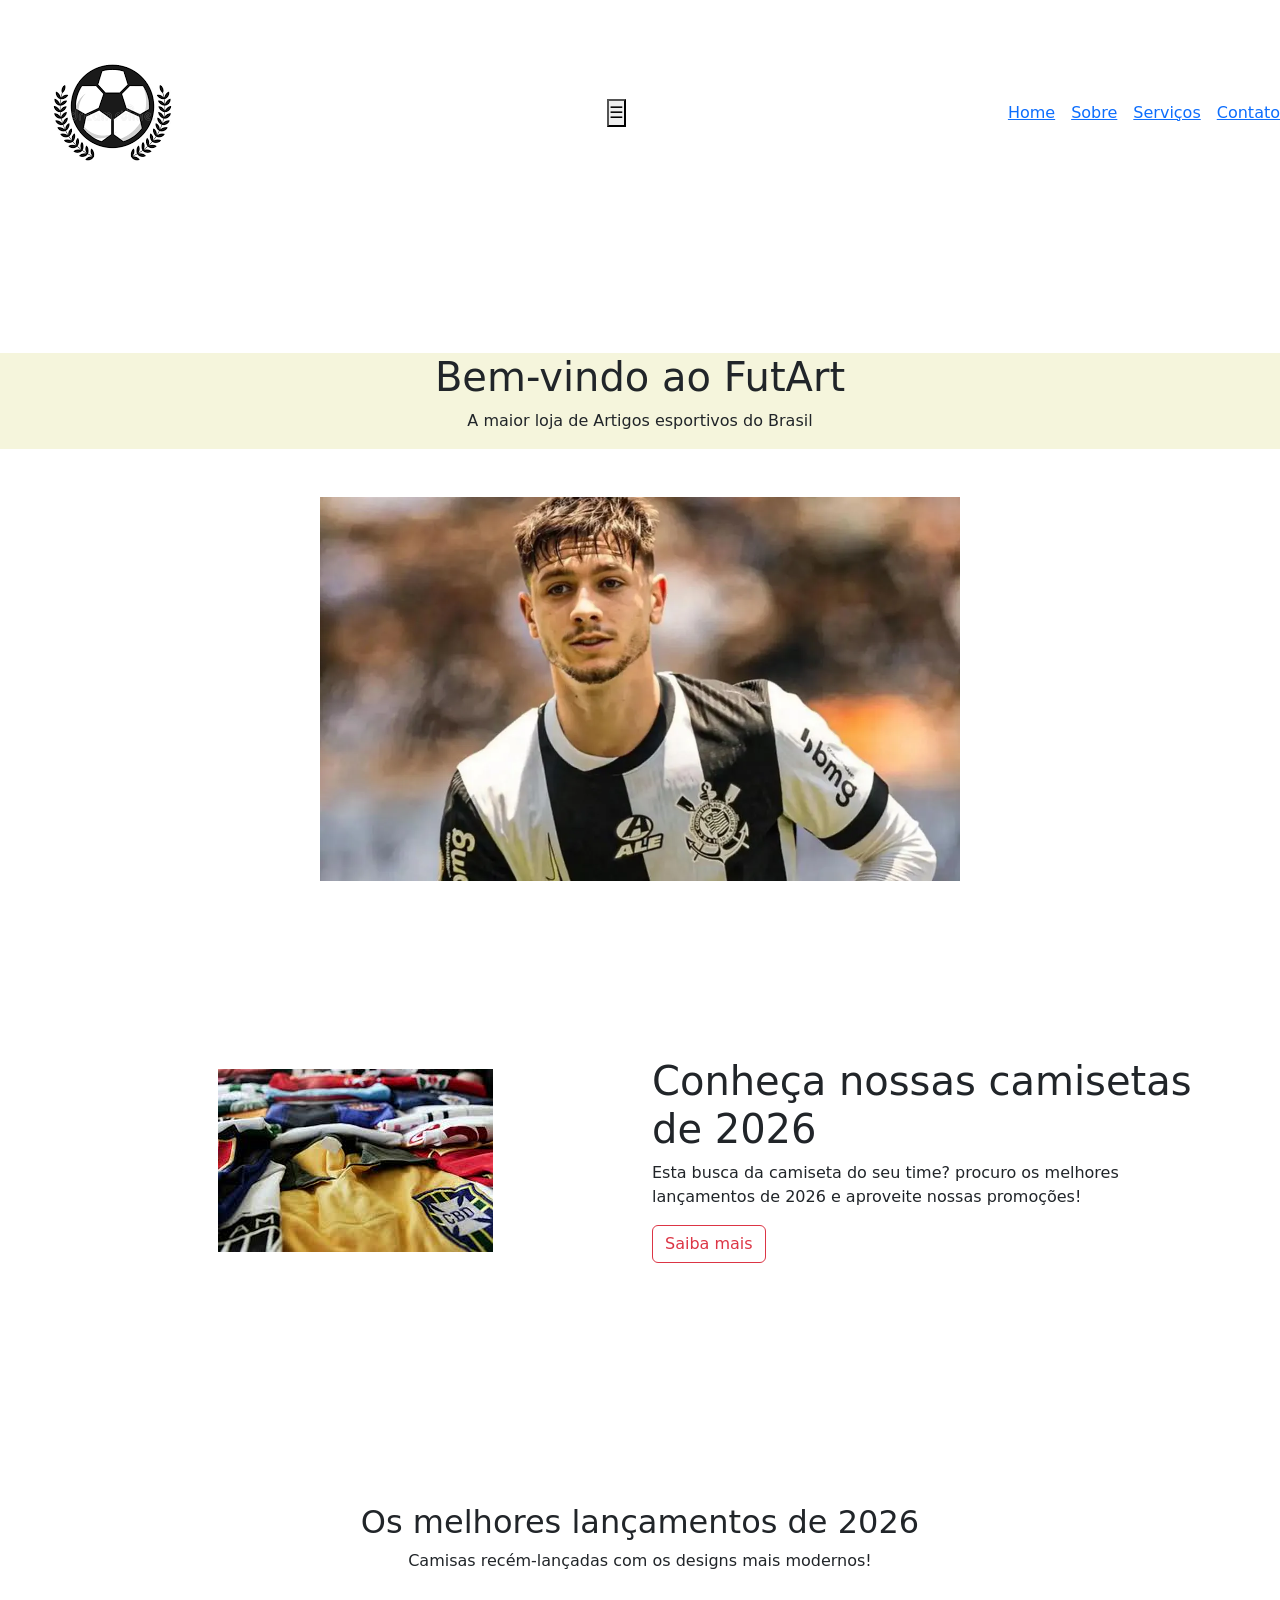
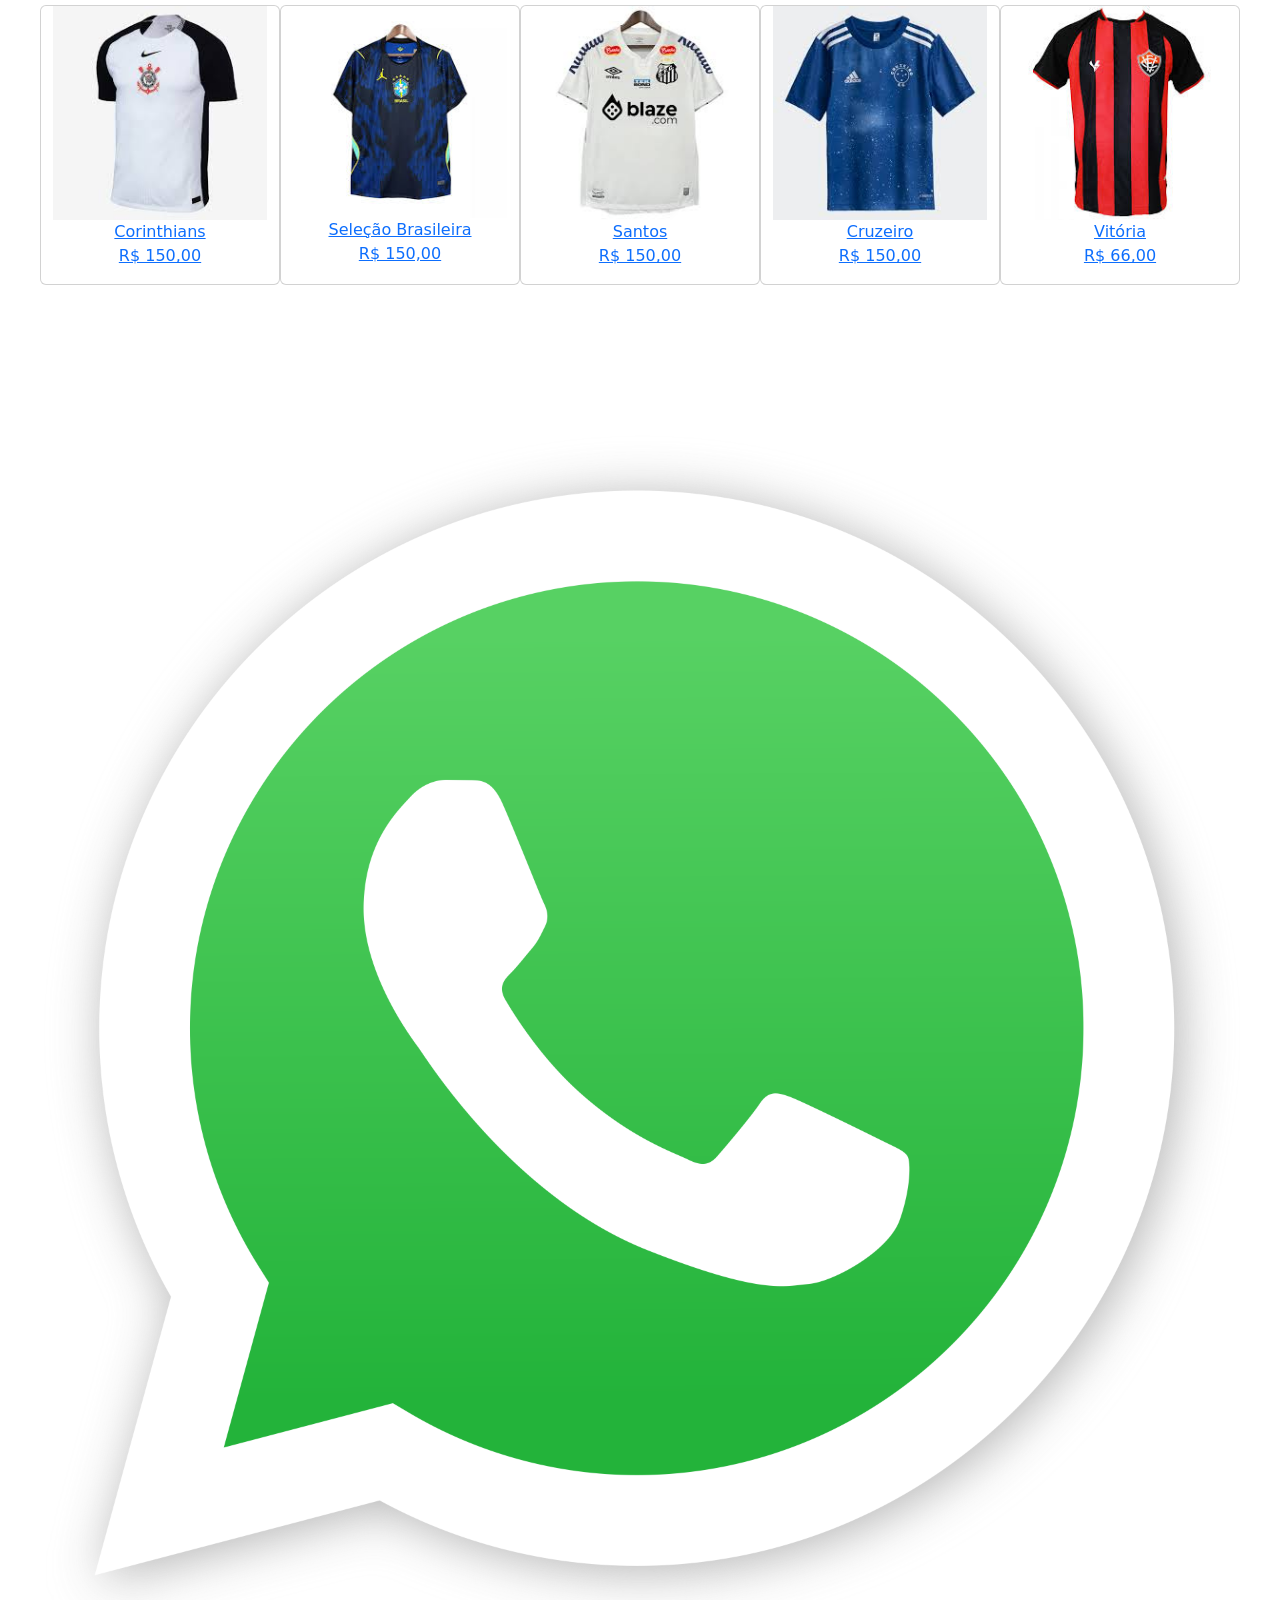
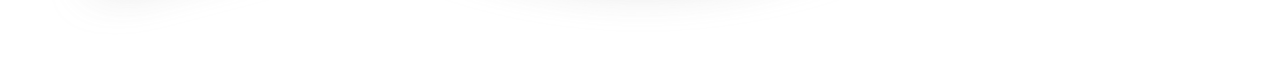
<file: HMTL/index.html>
<!--
AF - Avaliação Final - Linguagens de Programação
Tema do Projeto: FutArt - Loja fictícia de artigos esportivos
Aluno 1: Pedro Henrique dos Santos Jorge - RA: 250972
Aluno 2: Não se aplica - RA: Não se aplica
Professor: Abimael de Oliveira
Data de entrega: 07/06
-->
<!DOCTYPE html>
<html lang="pt">

<head>
    <meta charset="UTF-8">
    <meta name="viewport" content="width=device-width, initial-scale=1.0">
    <link rel="stylesheet" href="../css/style.css" />


    <link rel="stylesheet" href="../bootstrap/css/bootstrap.min.css" />
    <link rel="stylesheet" href="../bootstrap/js/bootstrap.min.js" />


    <title>PROJETO WEB</title>
</head>

<body>

    <header class="d-flex justify-content-between align-items-center" aria-label="Cabeçalho com menu de navegação">

        <!-- O LOGO -->
        <a href="#" aria-label="Ir para a página inicial">
            <img src="../img/Fut 1.png" alt="Banner ">
        </a>



        <!-- O MENU DE NAVEGAÇÃO -->
        <button aria-label="Abrir menu" id="btn-mobile" aria-haspopup="true" aria-controls="menu"
            aria-expanded="false">☰</button>

        <ul id="menu" role="menu" class="d-flex gap-3 list-unstyled m-0">
            <li><a class="linkMenu" href="index.html">Home</a></li>
            <li><a class="linkMenu" href="sobre.html">Sobre</a></li>
            <li><a class="linkMenu" href="servico.html">Serviços</a></li>
            <li><a class="linkMenu" href="#">Contato</a></li>
        </ul>

    </header>
    <!-- TITULO  -->



    <main id="conteudo">
        <section aria-label="texto alternativo" id="hieroglyph"> </section>

        <div class=" minibar container-fluid d-flex flex-column justify-content-center align-items-center"
            style="background-color: #f5f5dc;">
            <h1>Bem-vindo ao FutArt</h1>
            <p>A maior loja de Artigos esportivos do Brasil</p>
        </div>

        <!-- O CAROUSEL DE IMAGENS -->
        <div id="carouselExampleInterval" class="carousel slide mt-5" data-bs-ride="carousel">
            <div class="carousel-inner">
                <div class="carousel-item active" data-bs-interval="2000">
                    <img src="..//img/ligard.jpeg" class="d-block w-50 mx-auto" alt="Banner 1" />
                </div>

                <div class="carousel-item" data-bs-interval="2000">
                    <img src="..//img/galera.jpeg" class="d-block w-50 mx-auto" alt="Banner 2" />
                </div>

                <div class="carousel-item" data-bs-interval="2000">
                    <img src="..//img/ney.jpeg" class="d-block w-50 mx-auto" alt="Banner 3" />
                </div>

                <div class="carousel-item" data-bs-interval="2000">
                    <img src="..//img/arrras.jpeg" class="d-block w-50 mx-auto" alt="Banner 4" />
                </div>

                <div class="carousel-item" data-bs-interval="2000">
                    <img src="..//img/judas.jpeg" class="d-block w-50 mx-auto" alt="Banner 5" />
                </div>
            </div>



            <!-- BOTÕES PARA IR E VOLTAR-->
            <button class="carousel-control-prev" data-bs-target="#carouselExampleInterval" type="button"
                data-bs-slide="prev" aria-label="Voltar banner">
                <span class="carousel-control-prev-icon" aria-hidden="true"></span>
                <span class="visually-hidden">Anterior</span>
            </button>

            <button class="carousel-control-next" data-bs-target="#carouselExampleInterval" type="button"
                data-bs-slide="next" aria-label="Avançar banner">
                <span class="carousel-control-next-icon" aria-hidden="true"></span>
                <span class="visually-hidden">Próximo</span>
            </button>
        </div>


        </section>

        <!-- BANNER PRINCIPAL -->
        <section class="section-banner-home mt-5" aria-label="chamada principal">
            <div class="container">
                <div class="row align-items-center">
                    <div class="col-md-6 align-items-center justify-content-center d-flex">


                        <img src="../img/Banner.jpeg" alt="banner" loading="lazy">

                    </div>


                    <div class="col-md-6">
                        <section class="texto-banner d-none d-md-block" aria-label="mensagem princiapal">
                            <h1>Conheça nossas camisetas de 2026</h1>
                            <p>Esta busca da camiseta do seu time? procuro os melhores
                                lançamentos de 2026 e aproveite nossas promoções!</p>
                            <a href="#" aria-label="Saiba mais sobre os lançamentos"
                                class="btn btn-outline-danger">Saiba
                                mais</a>
                        </section>

                    </div>




                </div>

        </section>

        <!-- SEÇÃO DE PRODUTOS -->

        <section class="section-produtos mt-5" aria-label="produtos em destaque">
            <div class=" minibar container-fluid justify-content-center align-items-center d-flex flex-column p-0 mb-5">

                <header class="text-center mb-3">
                    <h2>Os melhores lançamentos de 2026</h2>
                    <p>Camisas recém-lançadas com os designs mais modernos!</p>
                </header>


                <div class="row text-center">

                    <div class="card col-6 col-md-5 pr-0 mr-5" style="width: 15rem;">
                        <figure>
                            <a href="../produto.html" aria-label="ver detalhes das naves">
                                <img src="../img/CAMISA 1.jpeg" alt="FOTO CAMISA1" width="100%" loading="lazy">
                                <figcaption>Corinthians<br> R$ 150,00</figcaption>


                            </a>
                        </figure>
                    </div>

                    <div class=" card col-6 col-md-5 pr-0 " style="width: 15rem;">
                        <figure>
                            <a href="#" aria-label="ver detalhes das naves">
                                <img src="../img/CAMISA 2.jpeg" alt="FOTO CAMISA2" width="100%" loading="lazy">
                                <figcaption>Seleção Brasileira <br> R$ 150,00</figcaption>

                            </a>
                        </figure>
                    </div>
                    <div class=" card col-6 col-md-5 pr-0" style="width: 15rem;">
                        <figure>
                            <a href="#" aria-label="ver detalhes das naves">
                                <img src="../img/CAMISA 3.jpeg" alt="FOTO CAMISA3" width="100%" loading="lazy">
                                <figcaption>Santos<br> R$ 150,00</figcaption>

                            </a>
                        </figure>
                    </div>
                    <div class=" card col-6 col-md-5 pr-0" style="width: 15rem;">
                        <figure>
                            <a href="#" aria-label="ver detalhes das naves">
                                <img src="../img/CAMISA 4.jpeg" alt="FOTO CAMISA4" width="100%" loading="lazy">
                                <figcaption>Cruzeiro<br> R$ 150,00</figcaption>
                            </a>
                        </figure>
                    </div>

                    <div class="card col-6 col-md-5 pr-0" style="width: 15rem;">
                        <figure>
                            <a href="#" aria-label="ver detalhes das naves">
                                <img src="../img/camisa 5.jpeg" alt="FOTO CAMISA4" width="100%" loading="lazy">
                                <figcaption>Vitória<br> R$ 66,00</figcaption>
                            </a>
                        </figure>
                    </div>
                </div>
            </div>


        </section>

        <!-- Whatzap section -->

        <aside class="whatsapp" aria-label="Contato via Whatzap">
            <div class="container-grid logo-whats">
                <a href="https://wa.link/x1zbu1" target="_blank" rel="noopener noreferrer" aria-label="Abrir whats">
                    <img class="pulse" src="../img/logos.whats.png" alt="Logo do WhatsApp">

                </a>

            </div>

        </aside>

    </main>
    <script src="../bootstrap/js/bootstrap.min.js"></script>
</body>

</html>
</file>
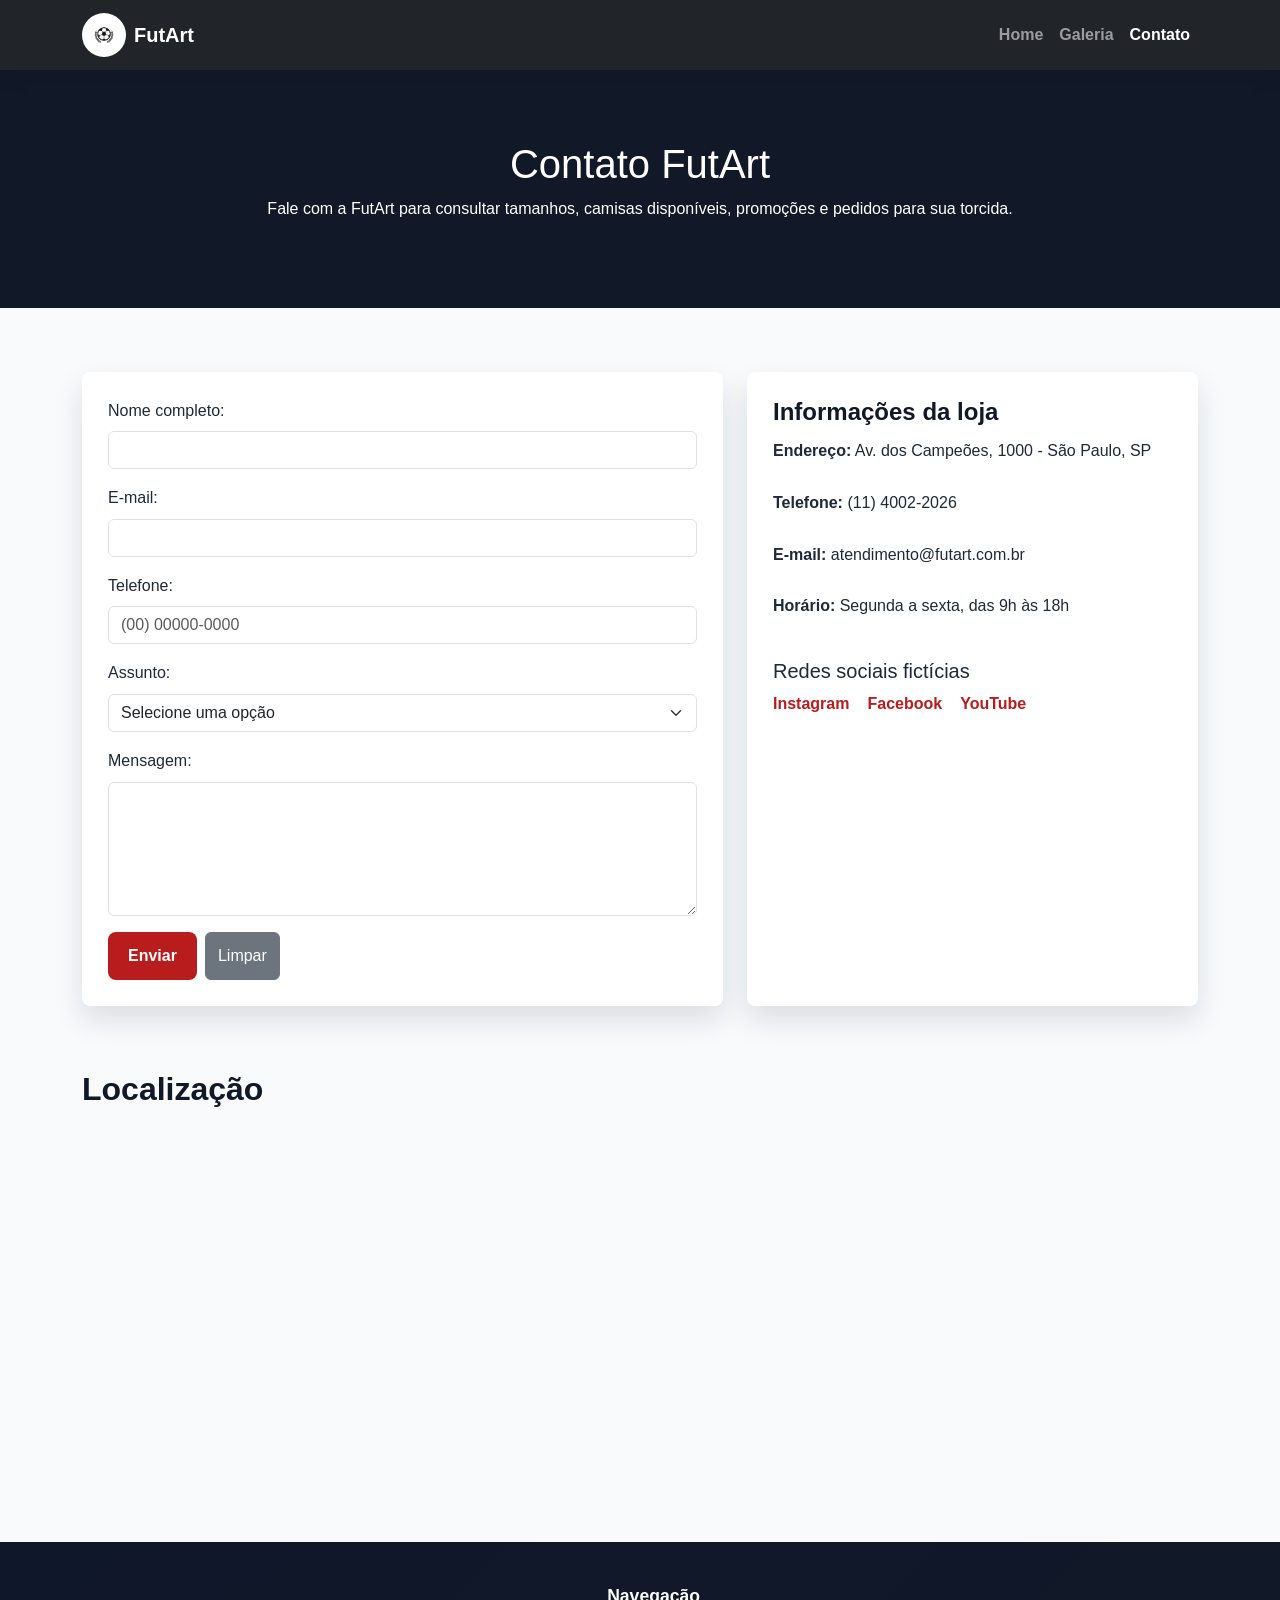
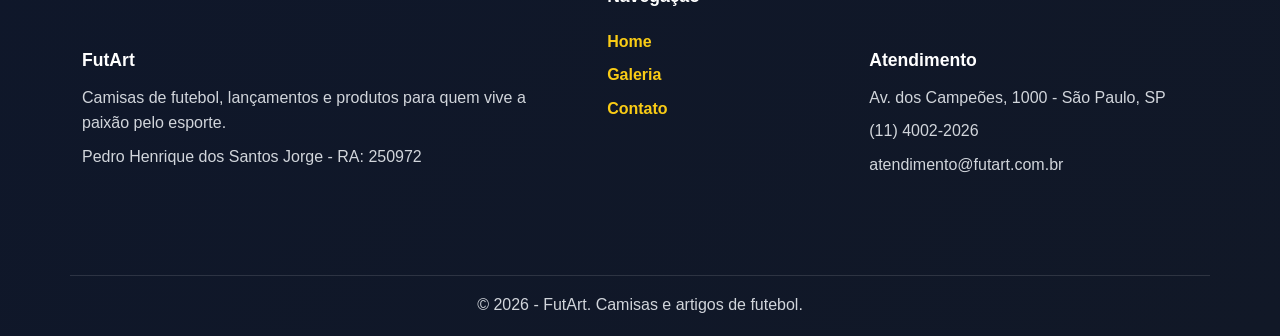
<file: contato.html>
<!--
AF - Avaliação Final - Linguagens de Programação
Tema do Projeto: FutArt - Loja fictícia de artigos esportivos
Aluno 1: Pedro Henrique dos Santos Jorge - RA: 250972
Aluno 2: Não se aplica - RA: Não se aplica
Professor: Abimael de Oliveira
Data de entrega: 07/06
-->
<!DOCTYPE html>
<html lang="pt-br">
<head>
    <meta charset="UTF-8">
    <meta name="viewport" content="width=device-width, initial-scale=1.0">
    <title>FutArt - Contato</title>
    <link rel="stylesheet" href="./bootstrap/css/bootstrap.min.css">
    <link rel="stylesheet" href="./css/style.css">
</head>
<body>
    <header>
        <nav class="navbar navbar-expand-lg navbar-dark bg-dark" aria-label="Menu principal">
            <div class="container">
                <a class="navbar-brand d-flex align-items-center gap-2" href="index.html">
                    <img class="logo-menu" src="./img/Fut 1.png" alt="Logo FutArt">
                    FutArt
                </a>
                <button class="navbar-toggler" type="button" data-bs-toggle="collapse" data-bs-target="#menuPrincipal" aria-controls="menuPrincipal" aria-expanded="false" aria-label="Abrir menu">
                    <span class="navbar-toggler-icon"></span>
                </button>
                <div class="collapse navbar-collapse" id="menuPrincipal">
                    <ul class="navbar-nav ms-auto">
                        <li class="nav-item"><a class="nav-link" href="index.html">Home</a></li>
                        <li class="nav-item"><a class="nav-link" href="galeria.html">Galeria</a></li>
                        <li class="nav-item"><a class="nav-link active" aria-current="page" href="contato.html">Contato</a></li>
                    </ul>
                </div>
            </div>
        </nav>
    </header>

    <main>
        <section class="contato-topo">
            <div class="container text-center">
                <h1>Contato FutArt</h1>
                <p class="mx-auto texto-limite">Fale com a FutArt para consultar tamanhos, camisas disponíveis, promoções e pedidos para sua torcida.</p>
            </div>
        </section>

        <section class="container">
            <div class="row g-4">
                <article class="col-lg-7">
                    <form id="formContato" class="form-contato" action="#" method="post">
                        <div class="mb-3">
                            <label for="nome" class="form-label">Nome completo:</label>
                            <input type="text" id="nome" name="nome" class="form-control" minlength="3" required>
                        </div>
                        <div class="mb-3">
                            <label for="email" class="form-label">E-mail:</label>
                            <input type="email" id="email" name="email" class="form-control" required>
                        </div>
                        <div class="mb-3">
                            <label for="telefone" class="form-label">Telefone:</label>
                            <input type="tel" id="telefone" name="telefone" class="form-control" placeholder="(00) 00000-0000" pattern="\([0-9]{2}\) [0-9]{4,5}-[0-9]{4}">
                        </div>
                        <div class="mb-3">
                            <label for="assunto" class="form-label">Assunto:</label>
                            <select id="assunto" name="assunto" class="form-select" required>
                                <option value="">Selecione uma opção</option>
                                <option value="duvida">Dúvida sobre produto</option>
                                <option value="orcamento">Orçamento fictício</option>
                                <option value="parceria">Parceria esportiva</option>
                                <option value="troca">Troca ou devolução</option>
                            </select>
                        </div>
                        <div class="mb-3">
                            <label for="mensagem" class="form-label">Mensagem:</label>
                            <textarea id="mensagem" name="mensagem" class="form-control" rows="5" minlength="10" required></textarea>
                        </div>
                        <div class="d-flex flex-wrap gap-2">
                            <button type="submit" class="btn btn-futart">Enviar</button>
                            <button type="reset" class="btn btn-secondary">Limpar</button>
                        </div>
                        <p id="alertaFormulario" class="alerta-formulario" role="status"></p>
                    </form>
                </article>

                <article class="col-lg-5">
                    <div class="bloco-contato h-100">
                        <h2 class="titulo-secao h4">Informações da loja</h2>
                        <div class="contato-info-lista">
                            <p><strong>Endereço:</strong> Av. dos Campeões, 1000 - São Paulo, SP</p>
                            <p><strong>Telefone:</strong> (11) 4002-2026</p>
                            <p><strong>E-mail:</strong> atendimento@futart.com.br</p>
                            <p><strong>Horário:</strong> Segunda a sexta, das 9h às 18h</p>
                        </div>
                        <h3 class="h5 mt-4">Redes sociais fictícias</h3>
                        <div class="redes-sociais">
                            <a href="#" aria-label="Instagram fictício da FutArt">Instagram</a>
                            <a href="#" aria-label="Facebook fictício da FutArt">Facebook</a>
                            <a href="#" aria-label="YouTube fictício da FutArt">YouTube</a>
                        </div>
                    </div>
                </article>
            </div>
        </section>

        <section class="container pt-0">
            <h2 class="titulo-secao">Localização</h2>
            <iframe class="mapa" src="https://www.google.com/maps?q=Av.%20Paulista%2C%20Sao%20Paulo%2C%20SP&output=embed" loading="lazy" allowfullscreen referrerpolicy="no-referrer-when-downgrade" title="Mapa com localização fictícia da FutArt"></iframe>
        </section>
    </main>

    <footer class="rodape">
        <div class="container rodape-grid">
            <section class="rodape-coluna">
                <h2>FutArt</h2>
                <p>Camisas de futebol, lançamentos e produtos para quem vive a paixão pelo esporte.</p>
                <p>Pedro Henrique dos Santos Jorge - RA: 250972</p>
            </section>
            <nav class="rodape-coluna rodape-links" aria-label="Links do rodape">
                <h2>Navegação</h2>
                <a href="index.html">Home</a>
                <a href="galeria.html">Galeria</a>
                <a href="contato.html">Contato</a>
            </nav>
            <section class="rodape-coluna">
                <h2>Atendimento</h2>
                <p>Av. dos Campeões, 1000 - São Paulo, SP</p>
                <p>(11) 4002-2026</p>
                <p>atendimento@futart.com.br</p>
            </section>
        </div>
        <div class="container rodape-base">
            <p>&copy; 2026 - FutArt. Camisas e artigos de futebol.</p>
        </div>
    </footer>

    <button id="btnTopo" class="btn-topo" type="button" aria-label="Voltar ao topo">&uarr;</button>
    <script src="./bootstrap/js/bootstrap.bundle.min.js"></script>
    <script src="./js/script.js"></script>
</body>
</html>
</file>
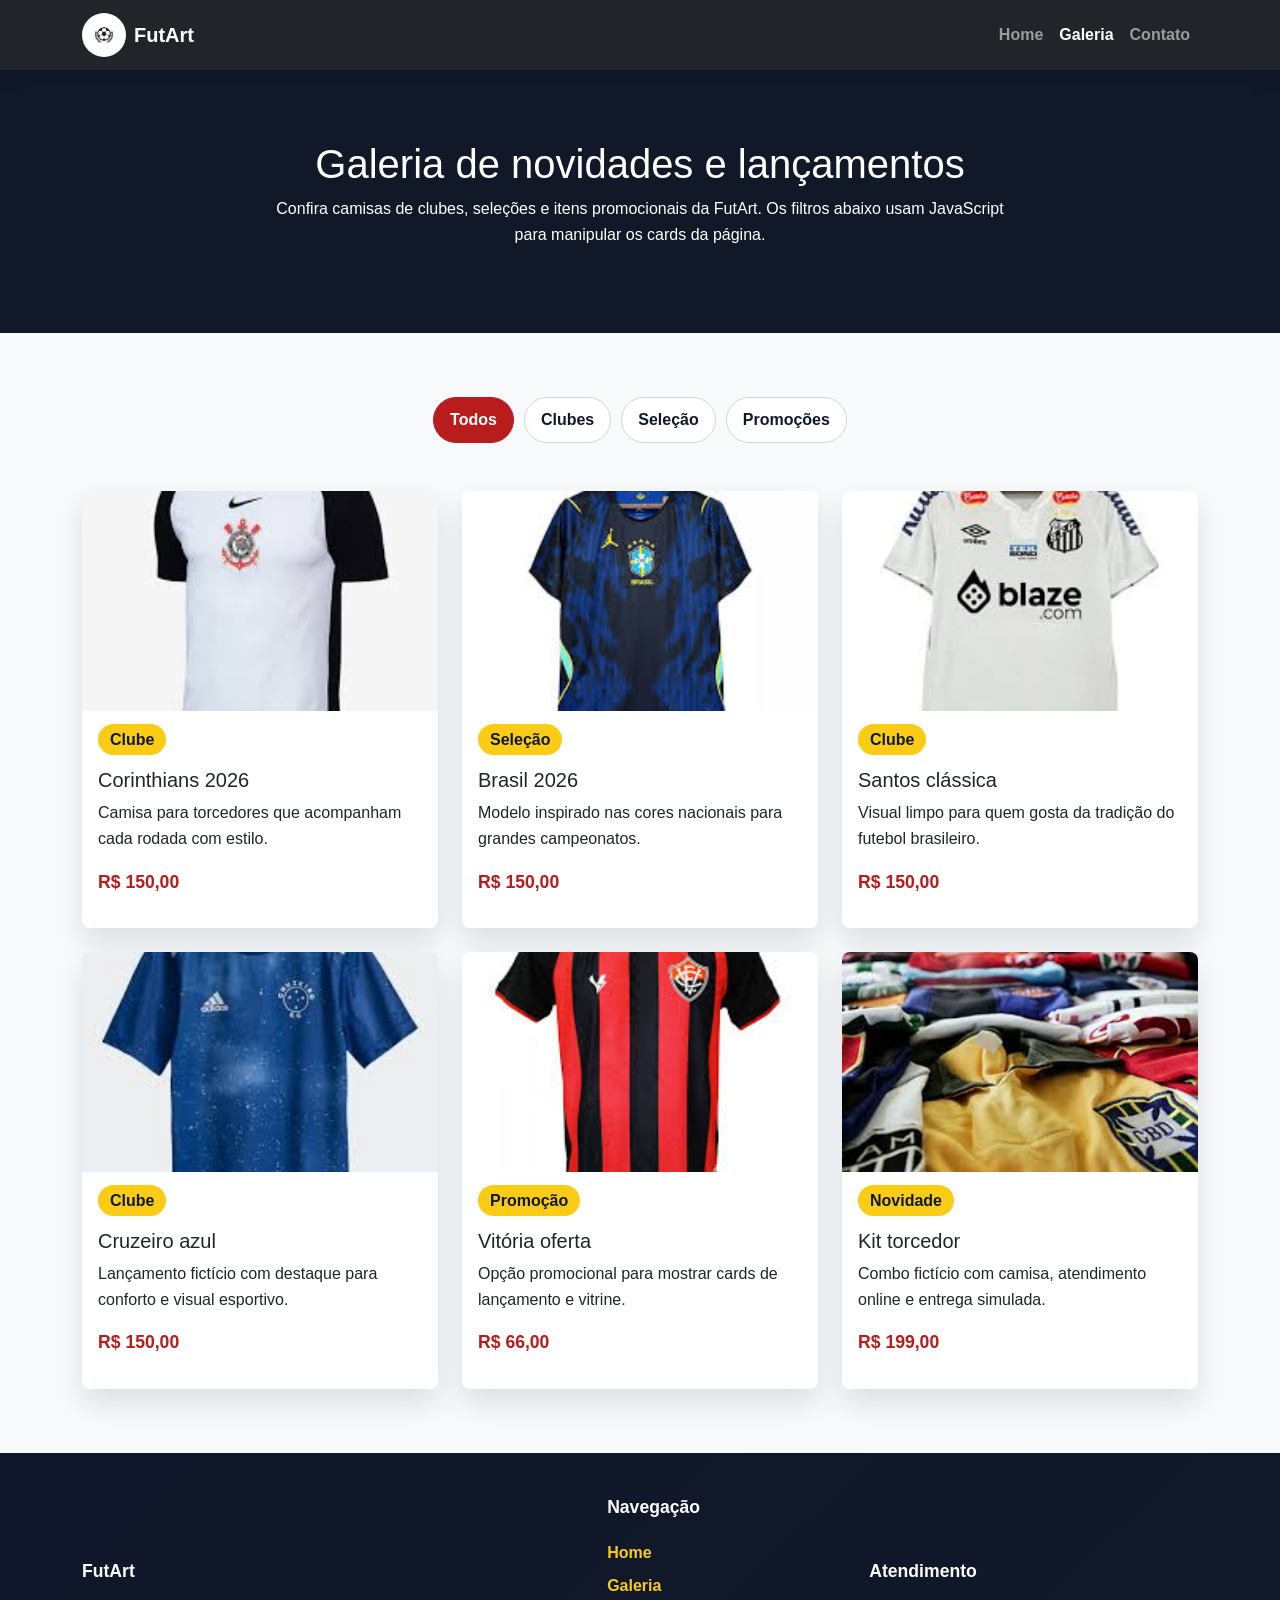
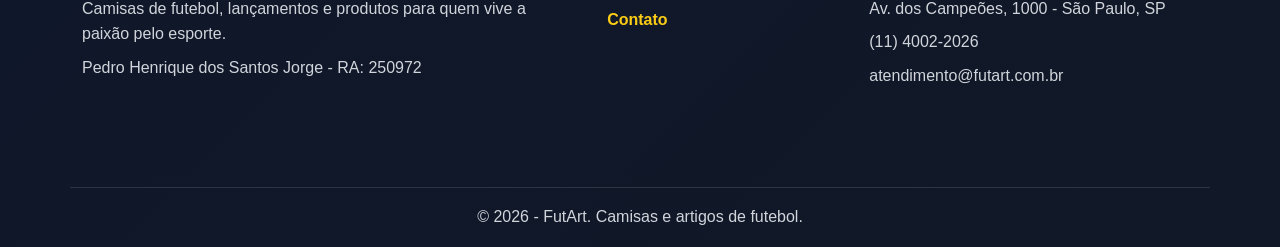
<file: galeria.html>
<!--
AF - Avaliação Final - Linguagens de Programação
Tema do Projeto: FutArt - Loja fictícia de artigos esportivos
Aluno 1: Pedro Henrique dos Santos Jorge - RA: 250972
Aluno 2: Não se aplica - RA: Não se aplica
Professor: Abimael de Oliveira
Data de entrega: 07/06
-->
<!DOCTYPE html>
<html lang="pt-br">
<head>
    <meta charset="UTF-8">
    <meta name="viewport" content="width=device-width, initial-scale=1.0">
    <title>FutArt - Galeria</title>
    <link rel="stylesheet" href="./bootstrap/css/bootstrap.min.css">
    <link rel="stylesheet" href="./css/style.css">
</head>
<body>
    <header>
        <nav class="navbar navbar-expand-lg navbar-dark bg-dark" aria-label="Menu principal">
            <div class="container">
                <a class="navbar-brand d-flex align-items-center gap-2" href="index.html">
                    <img class="logo-menu" src="./img/Fut 1.png" alt="Logo FutArt">
                    FutArt
                </a>
                <button class="navbar-toggler" type="button" data-bs-toggle="collapse" data-bs-target="#menuPrincipal" aria-controls="menuPrincipal" aria-expanded="false" aria-label="Abrir menu">
                    <span class="navbar-toggler-icon"></span>
                </button>
                <div class="collapse navbar-collapse" id="menuPrincipal">
                    <ul class="navbar-nav ms-auto">
                        <li class="nav-item"><a class="nav-link" href="index.html">Home</a></li>
                        <li class="nav-item"><a class="nav-link active" aria-current="page" href="galeria.html">Galeria</a></li>
                        <li class="nav-item"><a class="nav-link" href="contato.html">Contato</a></li>
                    </ul>
                </div>
            </div>
        </nav>
    </header>

    <main>
        <section class="galeria-topo">
            <div class="container text-center">
                <h1>Galeria de novidades e lançamentos</h1>
                <p class="mx-auto texto-limite">Confira camisas de clubes, seleções e itens promocionais da FutArt. Os filtros abaixo usam JavaScript para manipular os cards da página.</p>
            </div>
        </section>

        <section class="container">
            <div class="filtros-galeria mb-5" aria-label="Filtros da galeria">
                <button class="filtro-btn ativo" type="button" data-filtro="todos">Todos</button>
                <button class="filtro-btn" type="button" data-filtro="clubes">Clubes</button>
                <button class="filtro-btn" type="button" data-filtro="selecao">Seleção</button>
                <button class="filtro-btn" type="button" data-filtro="promocao">Promoções</button>
            </div>

            <div class="row g-4">
                <article class="col-sm-6 col-lg-4 item-galeria" data-categoria="clubes">
                    <div class="card card-futart">
                        <img src="./img/CAMISA 1.jpeg" class="card-img-top" alt="Camisa vermelha do Corinthians">
                        <div class="card-body">
                            <span class="badge-futart">Clube</span>
                            <h2 class="card-title h5 mt-3">Corinthians 2026</h2>
                            <p class="card-text">Camisa para torcedores que acompanham cada rodada com estilo.</p>
                            <p class="preco">R$ 150,00</p>
                        </div>
                    </div>
                </article>
                <article class="col-sm-6 col-lg-4 item-galeria" data-categoria="selecao">
                    <div class="card card-futart">
                        <img src="./img/CAMISA 2.jpeg" class="card-img-top" alt="Camisa amarela da seleção brasileira">
                        <div class="card-body">
                            <span class="badge-futart">Seleção</span>
                            <h2 class="card-title h5 mt-3">Brasil 2026</h2>
                            <p class="card-text">Modelo inspirado nas cores nacionais para grandes campeonatos.</p>
                            <p class="preco">R$ 150,00</p>
                        </div>
                    </div>
                </article>
                <article class="col-sm-6 col-lg-4 item-galeria" data-categoria="clubes">
                    <div class="card card-futart">
                        <img src="./img/CAMISA 3.jpeg" class="card-img-top" alt="Camisa do Santos">
                        <div class="card-body">
                            <span class="badge-futart">Clube</span>
                            <h2 class="card-title h5 mt-3">Santos clássica</h2>
                            <p class="card-text">Visual limpo para quem gosta da tradição do futebol brasileiro.</p>
                            <p class="preco">R$ 150,00</p>
                        </div>
                    </div>
                </article>
                <article class="col-sm-6 col-lg-4 item-galeria" data-categoria="clubes">
                    <div class="card card-futart">
                        <img src="./img/CAMISA 4.jpeg" class="card-img-top" alt="Camisa azul do Cruzeiro">
                        <div class="card-body">
                            <span class="badge-futart">Clube</span>
                            <h2 class="card-title h5 mt-3">Cruzeiro azul</h2>
                            <p class="card-text">Lançamento fictício com destaque para conforto e visual esportivo.</p>
                            <p class="preco">R$ 150,00</p>
                        </div>
                    </div>
                </article>
                <article class="col-sm-6 col-lg-4 item-galeria" data-categoria="promocao">
                    <div class="card card-futart">
                        <img src="./img/camisa 5.jpeg" class="card-img-top" alt="Camisa do Vitória em promoção">
                        <div class="card-body">
                            <span class="badge-futart">Promoção</span>
                            <h2 class="card-title h5 mt-3">Vitória oferta</h2>
                            <p class="card-text">Opção promocional para mostrar cards de lançamento e vitrine.</p>
                            <p class="preco">R$ 66,00</p>
                        </div>
                    </div>
                </article>
                <article class="col-sm-6 col-lg-4 item-galeria" data-categoria="promocao">
                    <div class="card card-futart">
                        <img src="./img/Banner.jpeg" class="card-img-top" alt="Banner de produtos esportivos FutArt">
                        <div class="card-body">
                            <span class="badge-futart">Novidade</span>
                            <h2 class="card-title h5 mt-3">Kit torcedor</h2>
                            <p class="card-text">Combo fictício com camisa, atendimento online e entrega simulada.</p>
                            <p class="preco">R$ 199,00</p>
                        </div>
                    </div>
                </article>
            </div>
        </section>
    </main>

    <footer class="rodape">
        <div class="container rodape-grid">
            <section class="rodape-coluna">
                <h2>FutArt</h2>
                <p>Camisas de futebol, lançamentos e produtos para quem vive a paixão pelo esporte.</p>
                <p>Pedro Henrique dos Santos Jorge - RA: 250972</p>
            </section>
            <nav class="rodape-coluna rodape-links" aria-label="Links do rodape">
                <h2>Navegação</h2>
                <a href="index.html">Home</a>
                <a href="galeria.html">Galeria</a>
                <a href="contato.html">Contato</a>
            </nav>
            <section class="rodape-coluna">
                <h2>Atendimento</h2>
                <p>Av. dos Campeões, 1000 - São Paulo, SP</p>
                <p>(11) 4002-2026</p>
                <p>atendimento@futart.com.br</p>
            </section>
        </div>
        <div class="container rodape-base">
            <p>&copy; 2026 - FutArt. Camisas e artigos de futebol.</p>
        </div>
    </footer>

    <button id="btnTopo" class="btn-topo" type="button" aria-label="Voltar ao topo">&uarr;</button>
    <script src="./bootstrap/js/bootstrap.bundle.min.js"></script>
    <script src="./js/script.js"></script>
</body>
</html>
</file>
<file: css/style.css>
/*
AF - Avaliação Final - Linguagens de Programação
Tema do Projeto: FutArt - Loja fictícia de artigos esportivos
Aluno 1: Pedro Henrique dos Santos Jorge - RA: 250972
Aluno 2: Não se aplica - RA: Não se aplica
Professor: Abimael de Oliveira
Data de entrega: 07/06
*/

:root {
    --cor-primaria: #b91c1c;
    --cor-secundaria: #111827;
    --cor-destaque: #facc15;
    --cor-clara: #f8fafc;
    --cor-suave: #eef2f7;
    --cor-texto: #1f2937;
    --cor-branca: #ffffff;
    --sombra: 0 14px 30px rgba(17, 24, 39, 0.12);
    --raio: 8px;
}

* {
    margin: 0;
    padding: 0;
    box-sizing: border-box;
}

html {
    scroll-behavior: smooth;
}

body {
    font-family: Arial, Helvetica, sans-serif;
    background-color: var(--cor-clara);
    color: var(--cor-texto);
    line-height: 1.6;
    padding-top: 0;
}

img {
    max-width: 100%;
    display: block;
}

a {
    text-decoration: none;
}

section {
    padding: 64px 0;
}

.navbar {
    box-shadow: 0 6px 18px rgba(17, 24, 39, 0.14);
}

.navbar-brand {
    font-weight: 800;
    letter-spacing: 0;
}

.logo-menu {
    width: 44px;
    height: 44px;
    object-fit: contain;
    background-color: var(--cor-branca);
    border-radius: 50%;
    padding: 4px;
}

.nav-link {
    font-weight: 700;
}

.btn-futart {
    background-color: var(--cor-primaria);
    border: 0;
    color: var(--cor-branca);
    font-weight: 700;
    border-radius: var(--raio);
    padding: 12px 20px;
    transition: transform 0.25s ease, box-shadow 0.25s ease, background-color 0.25s ease;
}

.btn-futart:hover,
.btn-futart:focus {
    background-color: #991b1b;
    color: var(--cor-branca);
    transform: translateY(-2px);
    box-shadow: 0 10px 18px rgba(185, 28, 28, 0.28);
}

.btn-contorno {
    border: 2px solid var(--cor-primaria);
    color: var(--cor-primaria);
    font-weight: 700;
    border-radius: var(--raio);
    padding: 10px 18px;
}

.btn-contorno:hover,
.btn-contorno:focus {
    background-color: var(--cor-primaria);
    color: var(--cor-branca);
}

.hero-carousel .carousel-item {
    position: relative;
    min-height: 560px;
    background-color: var(--cor-secundaria);
    overflow: hidden;
}

.hero-carousel .carousel-item::before {
    content: "";
    position: absolute;
    inset: 0;
    background-image:
        linear-gradient(90deg, rgba(17, 24, 39, 0.72), rgba(17, 24, 39, 0.22), rgba(17, 24, 39, 0.72)),
        var(--banner-bg);
    background-size: cover;
    background-position: center;
    filter: blur(18px);
    transform: scale(1.08);
    opacity: 0.78;
}

.hero-carousel img {
    position: relative;
    z-index: 1;
    width: 100%;
    height: 560px;
    object-fit: contain;
    opacity: 0.96;
}

.carousel-caption {
    z-index: 2;
    width: min(820px, calc(100% - 40px));
    margin: 0 auto;
    right: 0;
    left: 0;
    bottom: 2.4rem;
    padding: 22px 28px;
    border-radius: 8px;
    background: linear-gradient(135deg, rgba(17, 24, 39, 0.84), rgba(31, 41, 55, 0.62));
    border: 1px solid rgba(255, 255, 255, 0.16);
    box-shadow: 0 18px 36px rgba(0, 0, 0, 0.24);
    backdrop-filter: blur(4px);
}

.carousel-caption h1,
.carousel-caption h2 {
    font-size: 2.2rem;
    font-weight: 800;
    margin-bottom: 8px;
}

.carousel-caption p {
    font-size: 1.05rem;
    margin-bottom: 0;
}

.carousel-caption .btn {
    margin-top: 14px;
}

.titulo-secao {
    color: var(--cor-secundaria);
    font-weight: 800;
    margin-bottom: 12px;
}

.texto-limite {
    max-width: 760px;
}

.faixa-apresentacao {
    background-color: var(--cor-branca);
}

.lista-beneficios,
.rodape-grid,
.redes-sociais,
.contato-info-lista {
    display: flex;
    flex-wrap: wrap;
    gap: 18px;
}

.grade-destaques {
    row-gap: 24px;
}

.card-futart {
    border: 0;
    border-radius: var(--raio);
    overflow: hidden;
    box-shadow: var(--sombra);
    transition: transform 0.3s ease, box-shadow 0.3s ease;
    height: 100%;
}

.card-futart:hover,
.card-destaque-js {
    transform: translateY(-8px);
    box-shadow: 0 20px 36px rgba(17, 24, 39, 0.18);
}

.card-futart img {
    height: 220px;
    width: 100%;
    object-fit: cover;
    transition: transform 0.4s ease;
}

.card-futart:hover img {
    transform: scale(1.06);
}

.badge-futart {
    background-color: var(--cor-destaque);
    color: var(--cor-secundaria);
    border-radius: 999px;
    padding: 7px 12px;
    font-weight: 800;
}

.banner-produto {
    background: linear-gradient(135deg, var(--cor-secundaria), #374151);
    color: var(--cor-branca);
}

.banner-produto img {
    border-radius: var(--raio);
    box-shadow: var(--sombra);
    width: 100%;
    height: 340px;
    object-fit: cover;
}

.beneficio {
    flex: 1 1 220px;
    background-color: var(--cor-suave);
    border-left: 5px solid var(--cor-primaria);
    border-radius: var(--raio);
    padding: 20px;
}

.galeria-topo,
.contato-topo {
    background-color: var(--cor-secundaria);
    color: var(--cor-branca);
    padding: 70px 0;
}

.filtros-galeria {
    display: flex;
    flex-wrap: wrap;
    gap: 10px;
    justify-content: center;
}

.filtro-btn {
    border: 1px solid #d1d5db;
    background-color: var(--cor-branca);
    color: var(--cor-secundaria);
    border-radius: 999px;
    padding: 9px 16px;
    font-weight: 700;
    transition: 0.25s ease;
}

.filtro-btn.ativo,
.filtro-btn:hover {
    border-color: var(--cor-primaria);
    background-color: var(--cor-primaria);
    color: var(--cor-branca);
}

.card-oculto {
    display: none;
}

.preco {
    color: var(--cor-primaria);
    font-weight: 800;
    font-size: 1.1rem;
}

.form-contato,
.bloco-contato {
    background-color: var(--cor-branca);
    border-radius: var(--raio);
    box-shadow: var(--sombra);
    padding: 26px;
}

.form-control:focus,
.form-select:focus {
    border-color: var(--cor-primaria);
    box-shadow: 0 0 0 0.25rem rgba(185, 28, 28, 0.16);
}

.mapa {
    width: 100%;
    min-height: 350px;
    border: 0;
    border-radius: var(--raio);
}

.contato-info-lista {
    flex-direction: column;
    gap: 10px;
}

.redes-sociais a {
    color: var(--cor-primaria);
    font-weight: 800;
}

.alerta-formulario {
    display: none;
    border-radius: var(--raio);
    padding: 12px 14px;
    margin-top: 16px;
    font-weight: 700;
}

.alerta-formulario.sucesso {
    display: block;
    color: #166534;
    background-color: #dcfce7;
}

.alerta-formulario.erro {
    display: block;
    color: #991b1b;
    background-color: #fee2e2;
}

.rodape {
    background: linear-gradient(135deg, #0f172a, var(--cor-secundaria));
    color: var(--cor-branca);
    padding: 44px 0 18px;
}

.rodape-grid {
    display: grid;
    grid-template-columns: 1.5fr 0.7fr 1fr;
    gap: 32px;
    align-items: start;
}

.rodape-coluna h2 {
    color: var(--cor-branca);
    font-size: 1.1rem;
    font-weight: 800;
    margin-bottom: 14px;
}

.rodape-coluna p {
    color: #d1d5db;
    margin-bottom: 8px;
}

.rodape-links {
    display: flex;
    flex-direction: column;
    gap: 8px;
}

.rodape a {
    color: var(--cor-destaque);
    font-weight: 700;
    width: fit-content;
}

.rodape a:hover {
    color: var(--cor-branca);
}

.rodape-base {
    border-top: 1px solid rgba(255, 255, 255, 0.12);
    margin-top: 26px;
    padding-top: 16px;
    text-align: center;
}

.rodape-base p {
    color: #d1d5db;
    margin-bottom: 0;
}

.btn-topo {
    position: fixed;
    right: 18px;
    bottom: 18px;
    width: 46px;
    height: 46px;
    border-radius: 50%;
    border: 0;
    background-color: var(--cor-primaria);
    color: var(--cor-branca);
    font-size: 1.3rem;
    font-weight: 800;
    box-shadow: var(--sombra);
    opacity: 0;
    visibility: hidden;
    transition: opacity 0.25s ease, transform 0.25s ease, visibility 0.25s ease;
    z-index: 50;
}

.btn-topo.mostrar {
    opacity: 1;
    visibility: visible;
}

.btn-topo:hover {
    transform: translateY(-4px);
}

.animado {
    animation: aparecer 0.8s ease both;
}

@keyframes aparecer {
    from {
        opacity: 0;
        transform: translateY(24px);
    }

    to {
        opacity: 1;
        transform: translateY(0);
    }
}

@media (max-width: 768px) {
    body {
        padding-top: 0;
    }

    section {
        padding: 44px 0;
    }

    .hero-carousel .carousel-item,
    .hero-carousel img {
        min-height: 430px;
        height: 430px;
    }

    .carousel-caption {
        display: block !important;
        width: calc(100% - 28px);
        bottom: 1.1rem;
        padding: 18px;
    }

    .carousel-caption h1,
    .carousel-caption h2 {
        font-size: 1.55rem;
    }

    .carousel-caption p {
        font-size: 0.95rem;
    }

    .banner-produto img {
        height: 250px;
        margin-top: 20px;
    }

    .rodape-grid {
        grid-template-columns: 1fr;
        gap: 22px;
    }
}
</file>
